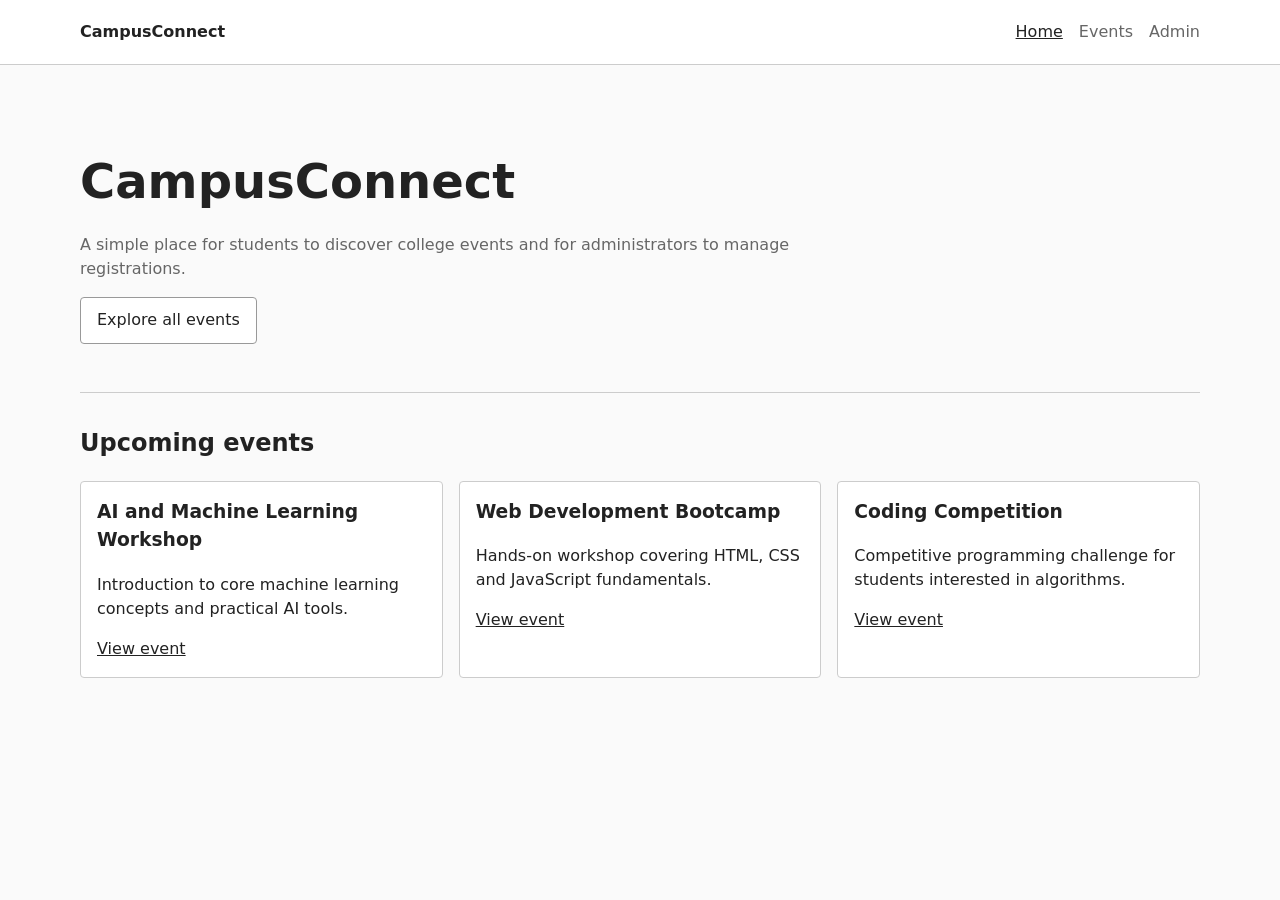
<file: starter-app/index.html>
<!doctype html>
<html lang="en">
<head>
  <meta charset="utf-8" />
  <meta name="viewport" content="width=device-width, initial-scale=1" />
  <title>CampusConnect</title>
  <link rel="stylesheet" href="css/style.css" />
</head>
<body>
  <header class="site-header">
    <nav class="nav" aria-label="Main navigation">
      <a class="brand" href="index.html">CampusConnect</a>
      <div class="nav-links">
        <a href="index.html" aria-current="page">Home</a>
        <a href="events.html">Events</a>
        <a href="admin.html">Admin</a>
      </div>
    </nav>
  </header>

  <main class="container">
    <section class="hero">
      <h1>CampusConnect</h1>
      <p class="lead">A simple place for students to discover college events and for administrators to manage registrations.</p>
      <a class="button" href="events.html">Explore all events</a>
    </section>

    <section class="section" aria-labelledby="upcoming-events-heading">
      <h2 id="upcoming-events-heading">Upcoming events</h2>
      <div class="card-grid">
        <article class="card">
          <h3>AI and Machine Learning Workshop</h3>
          <p>Introduction to core machine learning concepts and practical AI tools.</p>
          <a href="events.html">View event</a>
        </article>
        <article class="card">
          <h3>Web Development Bootcamp</h3>
          <p>Hands-on workshop covering HTML, CSS and JavaScript fundamentals.</p>
          <a href="events.html">View event</a>
        </article>
        <article class="card">
          <h3>Coding Competition</h3>
          <p>Competitive programming challenge for students interested in algorithms.</p>
          <a href="events.html">View event</a>
        </article>
      </div>
    </section>
  </main>
</body>
</html>
</file>
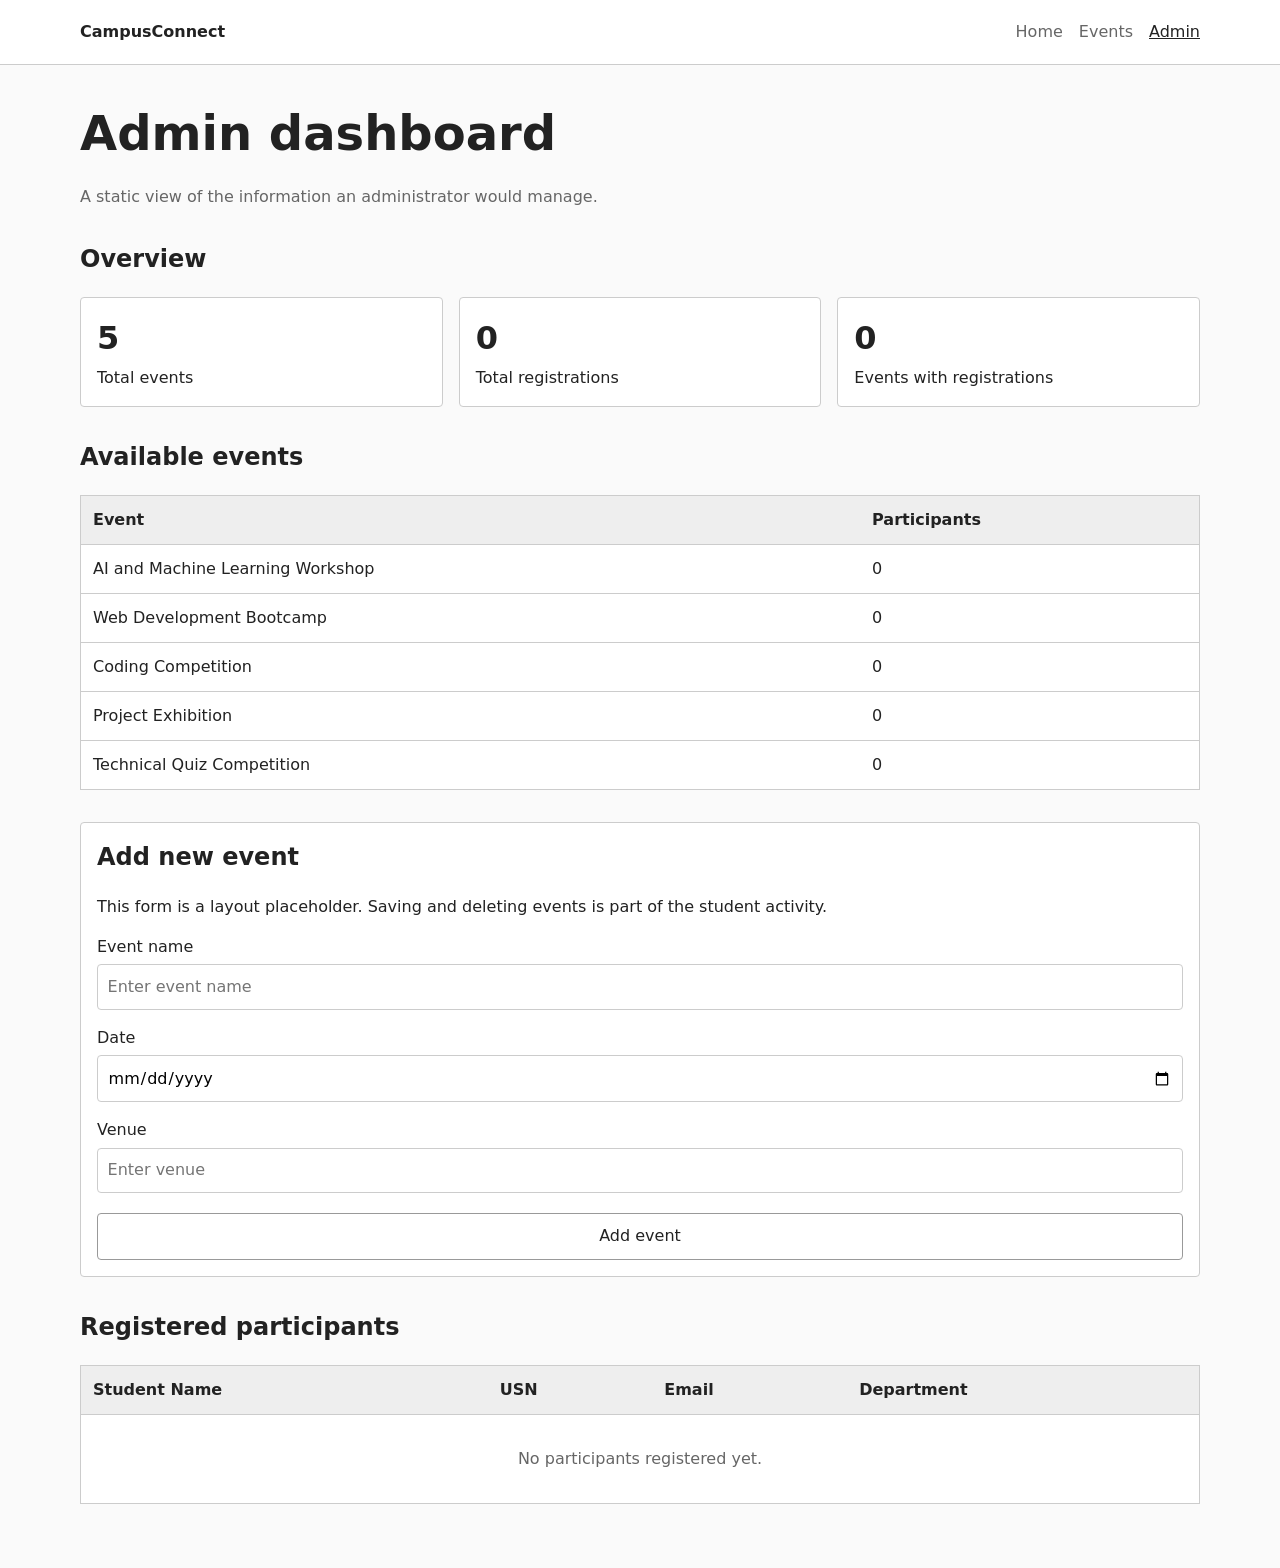
<file: starter-app/admin.html>
<!doctype html>
<html lang="en">
<head>
  <meta charset="utf-8" />
  <meta name="viewport" content="width=device-width, initial-scale=1" />
  <title>Admin Dashboard | CampusConnect</title>
  <link rel="stylesheet" href="css/style.css" />
</head>
<body>
  <header class="site-header">
    <nav class="nav" aria-label="Main navigation">
      <a class="brand" href="index.html">CampusConnect</a>
      <div class="nav-links">
        <a href="index.html">Home</a>
        <a href="events.html">Events</a>
        <a href="admin.html" aria-current="page">Admin</a>
      </div>
    </nav>
  </header>

  <main class="container">
    <h1>Admin dashboard</h1>
    <p class="lead">A static view of the information an administrator would manage.</p>

    <section class="section" aria-labelledby="stats-heading">
      <h2 id="stats-heading">Overview</h2>
      <div class="stat-grid">
        <div class="stat"><span class="stat-value">5</span><span>Total events</span></div>
        <div class="stat"><span class="stat-value">0</span><span>Total registrations</span></div>
        <div class="stat"><span class="stat-value">0</span><span>Events with registrations</span></div>
      </div>
    </section>

    <section class="section" aria-labelledby="events-heading">
      <h2 id="events-heading">Available events</h2>
      <div class="table-wrap"><table><thead><tr><th>Event</th><th>Participants</th></tr></thead><tbody><tr><td>AI and Machine Learning Workshop</td><td>0</td></tr><tr><td>Web Development Bootcamp</td><td>0</td></tr><tr><td>Coding Competition</td><td>0</td></tr><tr><td>Project Exhibition</td><td>0</td></tr><tr><td>Technical Quiz Competition</td><td>0</td></tr></tbody></table></div>
    </section>

    <section class="section panel" aria-labelledby="add-event-heading">
      <h2 id="add-event-heading">Add new event</h2>
      <p>This form is a layout placeholder. Saving and deleting events is part of the student activity.</p>
      <form action="#add-event-heading" method="get">
        <div class="form-row"><label for="event-name">Event name</label><input id="event-name" name="name" placeholder="Enter event name" /></div>
        <div class="form-row"><label for="event-date">Date</label><input id="event-date" name="date" type="date" /></div>
        <div class="form-row"><label for="event-venue">Venue</label><input id="event-venue" name="venue" placeholder="Enter venue" /></div>
        <button type="submit">Add event</button>
      </form>
    </section>

    <section class="section" aria-labelledby="participants-heading">
      <h2 id="participants-heading">Registered participants</h2>
      <div class="table-wrap"><table><thead><tr><th>Student Name</th><th>USN</th><th>Email</th><th>Department</th></tr></thead><tbody><tr><td colspan="4" class="empty-state">No participants registered yet.</td></tr></tbody></table></div>
    </section>
  </main>
</body>
</html>
</file>
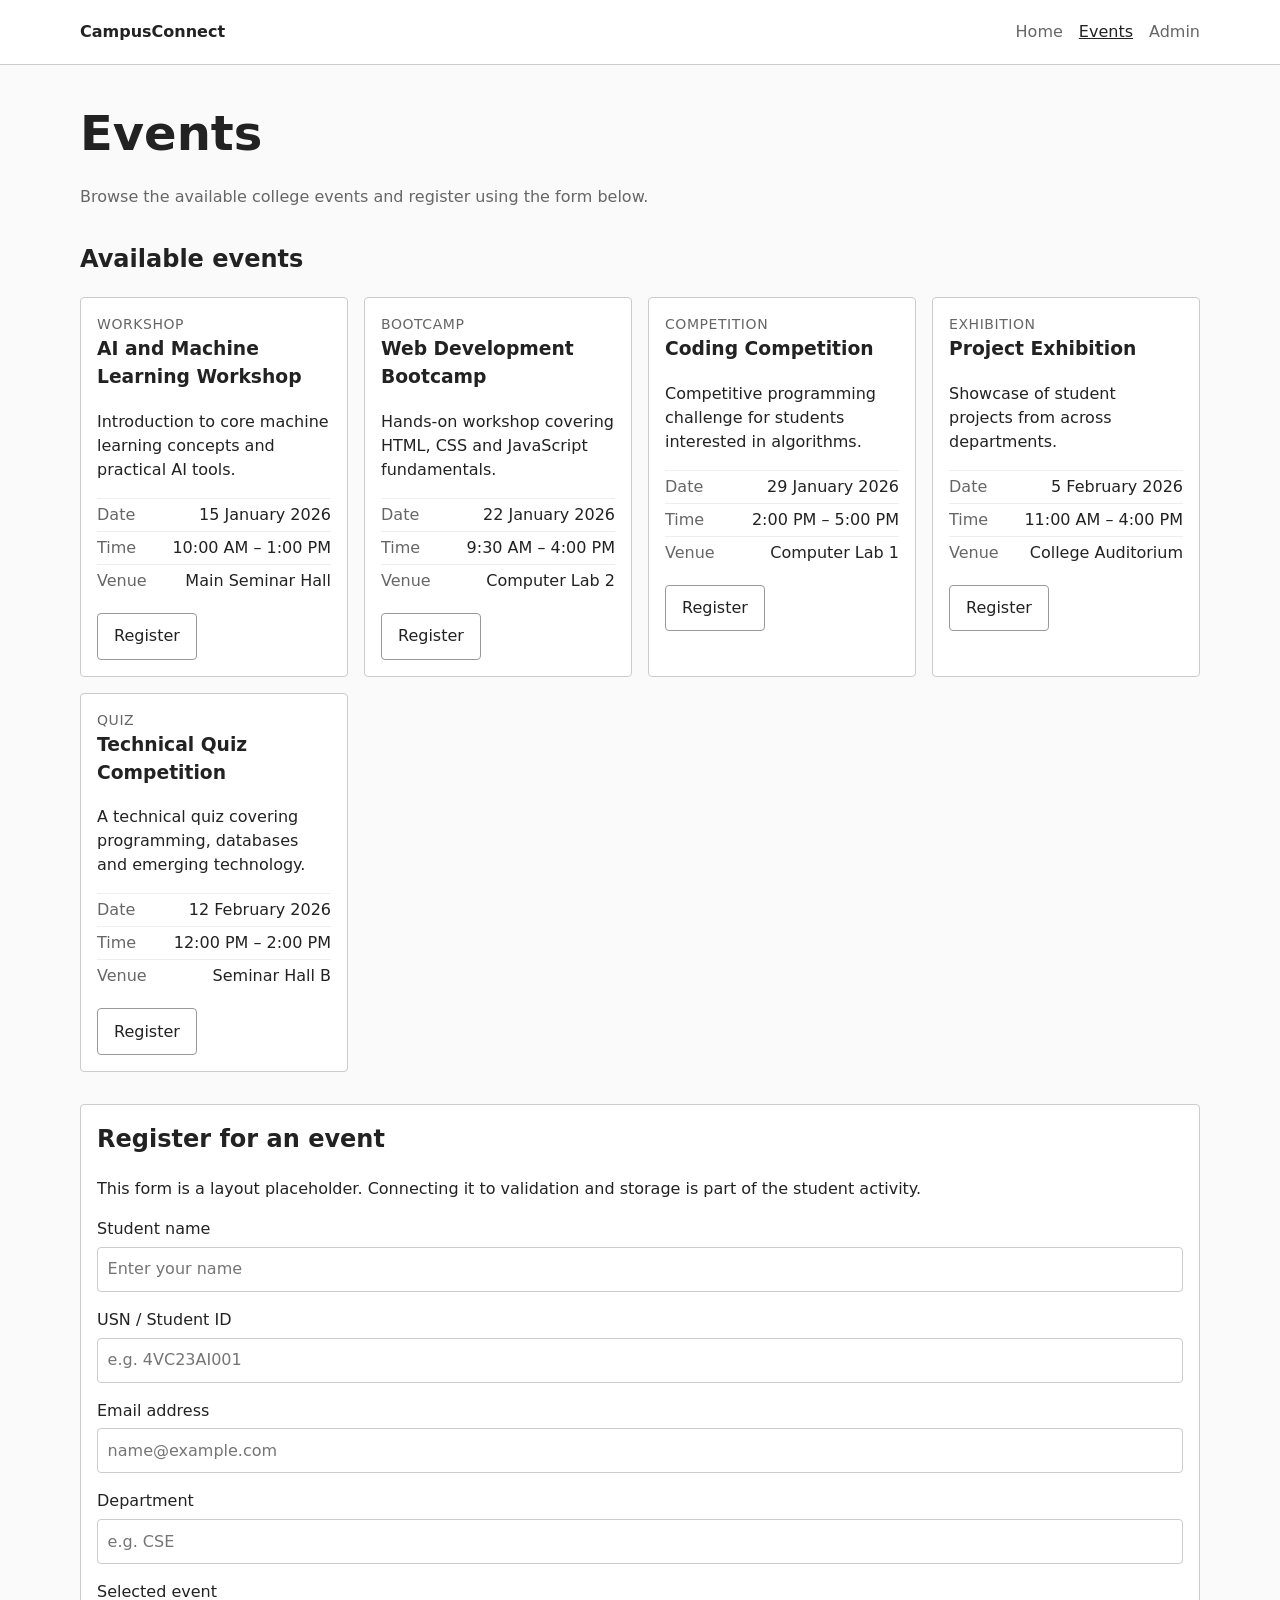
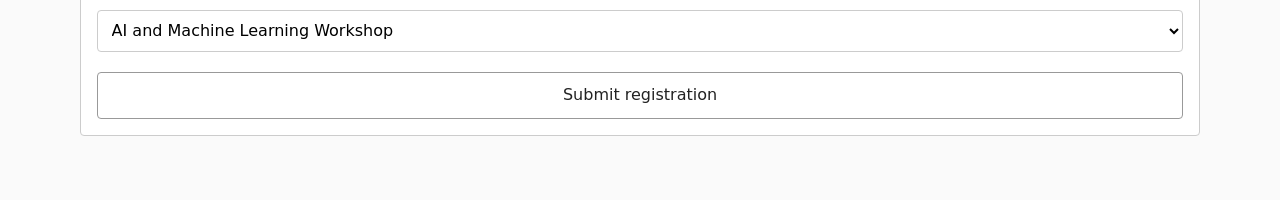
<file: starter-app/events.html>
<!doctype html>
<html lang="en">
<head>
  <meta charset="utf-8" />
  <meta name="viewport" content="width=device-width, initial-scale=1" />
  <title>Events | CampusConnect</title>
  <link rel="stylesheet" href="css/style.css" />
</head>
<body>
  <header class="site-header">
    <nav class="nav" aria-label="Main navigation">
      <a class="brand" href="index.html">CampusConnect</a>
      <div class="nav-links">
        <a href="index.html">Home</a>
        <a href="events.html" aria-current="page">Events</a>
        <a href="admin.html">Admin</a>
      </div>
    </nav>
  </header>

  <main class="container">
    <h1>Events</h1>
    <p class="lead">Browse the available college events and register using the form below.</p>

    <section class="section" aria-labelledby="all-events-heading">
      <h2 id="all-events-heading">Available events</h2>
      <div class="card-grid">
        <article class="card">
          <p class="category">Workshop</p>
          <h3>AI and Machine Learning Workshop</h3>
          <p>Introduction to core machine learning concepts and practical AI tools.</p>
          <dl class="details"><div><dt>Date</dt><dd>15 January 2026</dd></div><div><dt>Time</dt><dd>10:00 AM – 1:00 PM</dd></div><div><dt>Venue</dt><dd>Main Seminar Hall</dd></div></dl>
          <a class="button" href="#registration">Register</a>
        </article>
        <article class="card">
          <p class="category">Bootcamp</p>
          <h3>Web Development Bootcamp</h3>
          <p>Hands-on workshop covering HTML, CSS and JavaScript fundamentals.</p>
          <dl class="details"><div><dt>Date</dt><dd>22 January 2026</dd></div><div><dt>Time</dt><dd>9:30 AM – 4:00 PM</dd></div><div><dt>Venue</dt><dd>Computer Lab 2</dd></div></dl>
          <a class="button" href="#registration">Register</a>
        </article>
        <article class="card">
          <p class="category">Competition</p>
          <h3>Coding Competition</h3>
          <p>Competitive programming challenge for students interested in algorithms.</p>
          <dl class="details"><div><dt>Date</dt><dd>29 January 2026</dd></div><div><dt>Time</dt><dd>2:00 PM – 5:00 PM</dd></div><div><dt>Venue</dt><dd>Computer Lab 1</dd></div></dl>
          <a class="button" href="#registration">Register</a>
        </article>
        <article class="card">
          <p class="category">Exhibition</p>
          <h3>Project Exhibition</h3>
          <p>Showcase of student projects from across departments.</p>
          <dl class="details"><div><dt>Date</dt><dd>5 February 2026</dd></div><div><dt>Time</dt><dd>11:00 AM – 4:00 PM</dd></div><div><dt>Venue</dt><dd>College Auditorium</dd></div></dl>
          <a class="button" href="#registration">Register</a>
        </article>
        <article class="card">
          <p class="category">Quiz</p>
          <h3>Technical Quiz Competition</h3>
          <p>A technical quiz covering programming, databases and emerging technology.</p>
          <dl class="details"><div><dt>Date</dt><dd>12 February 2026</dd></div><div><dt>Time</dt><dd>12:00 PM – 2:00 PM</dd></div><div><dt>Venue</dt><dd>Seminar Hall B</dd></div></dl>
          <a class="button" href="#registration">Register</a>
        </article>
      </div>
    </section>

    <section id="registration" class="section panel" aria-labelledby="registration-heading">
      <h2 id="registration-heading">Register for an event</h2>
      <p>This form is a layout placeholder. Connecting it to validation and storage is part of the student activity.</p>
      <form action="#registration" method="get">
        <div class="form-row"><label for="student-name">Student name</label><input id="student-name" name="name" placeholder="Enter your name" /></div>
        <div class="form-row"><label for="usn">USN / Student ID</label><input id="usn" name="usn" placeholder="e.g. 4VC23AI001" /></div>
        <div class="form-row"><label for="email">Email address</label><input id="email" name="email" type="email" placeholder="name@example.com" /></div>
        <div class="form-row"><label for="department">Department</label><input id="department" name="department" placeholder="e.g. CSE" /></div>
        <div class="form-row"><label for="selected-event">Selected event</label><select id="selected-event" name="event"><option>AI and Machine Learning Workshop</option><option>Web Development Bootcamp</option><option>Coding Competition</option><option>Project Exhibition</option><option>Technical Quiz Competition</option></select></div>
        <button type="submit">Submit registration</button>
      </form>
    </section>
  </main>
</body>
</html>
</file>
<file: starter-app/css/style.css>
:root {
  --background: #fafafa;
  --surface: #ffffff;
  --text: #222222;
  --muted: #666666;
  --border: #cccccc;
  --border-dark: #999999;
}

* { box-sizing: border-box; }

body {
  margin: 0;
  background: var(--background);
  color: var(--text);
  font-family: system-ui, -apple-system, BlinkMacSystemFont, "Segoe UI", sans-serif;
  line-height: 1.5;
}

.site-header { background: var(--surface); border-bottom: 1px solid var(--border); }
.container { width: min(1120px, calc(100% - 2rem)); margin: 0 auto; padding: 2rem 0 4rem; }
.nav { width: min(1120px, calc(100% - 2rem)); margin: 0 auto; min-height: 4rem; display: flex; align-items: center; justify-content: space-between; gap: 1rem; }
.brand { color: inherit; font-weight: 700; text-decoration: none; }
.nav-links { display: flex; gap: 1rem; }
.nav-links a { color: var(--muted); text-decoration: none; padding: .25rem 0; }
.nav-links a[aria-current="page"], .nav-links a:hover { color: var(--text); text-decoration: underline; }

h1, h2, h3, p { overflow-wrap: anywhere; }
h1 { font-size: clamp(2rem, 5vw, 3rem); margin: 0 0 1rem; }
h2 { margin-top: 0; }
.lead { color: var(--muted); max-width: 48rem; }
.section { margin-top: 2rem; }
.hero { padding: 3rem 0; border-bottom: 1px solid var(--border); }

.button, button { display: inline-block; padding: .65rem 1rem; border: 1px solid var(--border-dark); background: var(--surface); color: var(--text); border-radius: .25rem; font: inherit; text-decoration: none; cursor: pointer; }
.button:hover, button:hover { border-color: var(--text); }

.card-grid, .stat-grid { display: grid; grid-template-columns: repeat(auto-fit, minmax(220px, 1fr)); gap: 1rem; }
.card, .stat, .panel { background: var(--surface); border: 1px solid var(--border); border-radius: .25rem; padding: 1rem; }
.card h3 { margin-top: 0; }
.card a { color: inherit; }
.category { color: var(--muted); font-size: .875rem; margin: 0; text-transform: uppercase; letter-spacing: .04em; }
.details { margin: 1rem 0; }
.details div { display: flex; justify-content: space-between; gap: 1rem; border-top: 1px solid #eeeeee; padding: .25rem 0; }
.details dt, .details dd { margin: 0; }
.details dt { color: var(--muted); }

.stat { display: flex; flex-direction: column; gap: .25rem; }
.stat-value { font-size: 2rem; font-weight: 700; }

.form-row { display: grid; gap: .35rem; margin-bottom: 1rem; }
input, select, button { width: 100%; font: inherit; }
input, select { padding: .6rem; background: #ffffff; border: 1px solid var(--border); border-radius: .25rem; }
button { margin-top: .25rem; }

.table-wrap { overflow-x: auto; background: var(--surface); border: 1px solid var(--border); }
table { width: 100%; border-collapse: collapse; min-width: 36rem; }
th, td { text-align: left; padding: .75rem; border-bottom: 1px solid var(--border); }
thead { background: #eeeeee; }
tbody tr:last-child td { border-bottom: 0; }
.empty-state { color: var(--muted); text-align: center; padding: 2rem; }

:focus-visible { outline: 3px solid #000000; outline-offset: 2px; }

@media (max-width: 640px) {
  .nav { align-items: flex-start; flex-direction: column; padding: .75rem 0; }
  .hero { padding: 2rem 0; }
  .container { width: min(1120px, calc(100% - 1rem)); padding-top: 1rem; }
}
</file>
